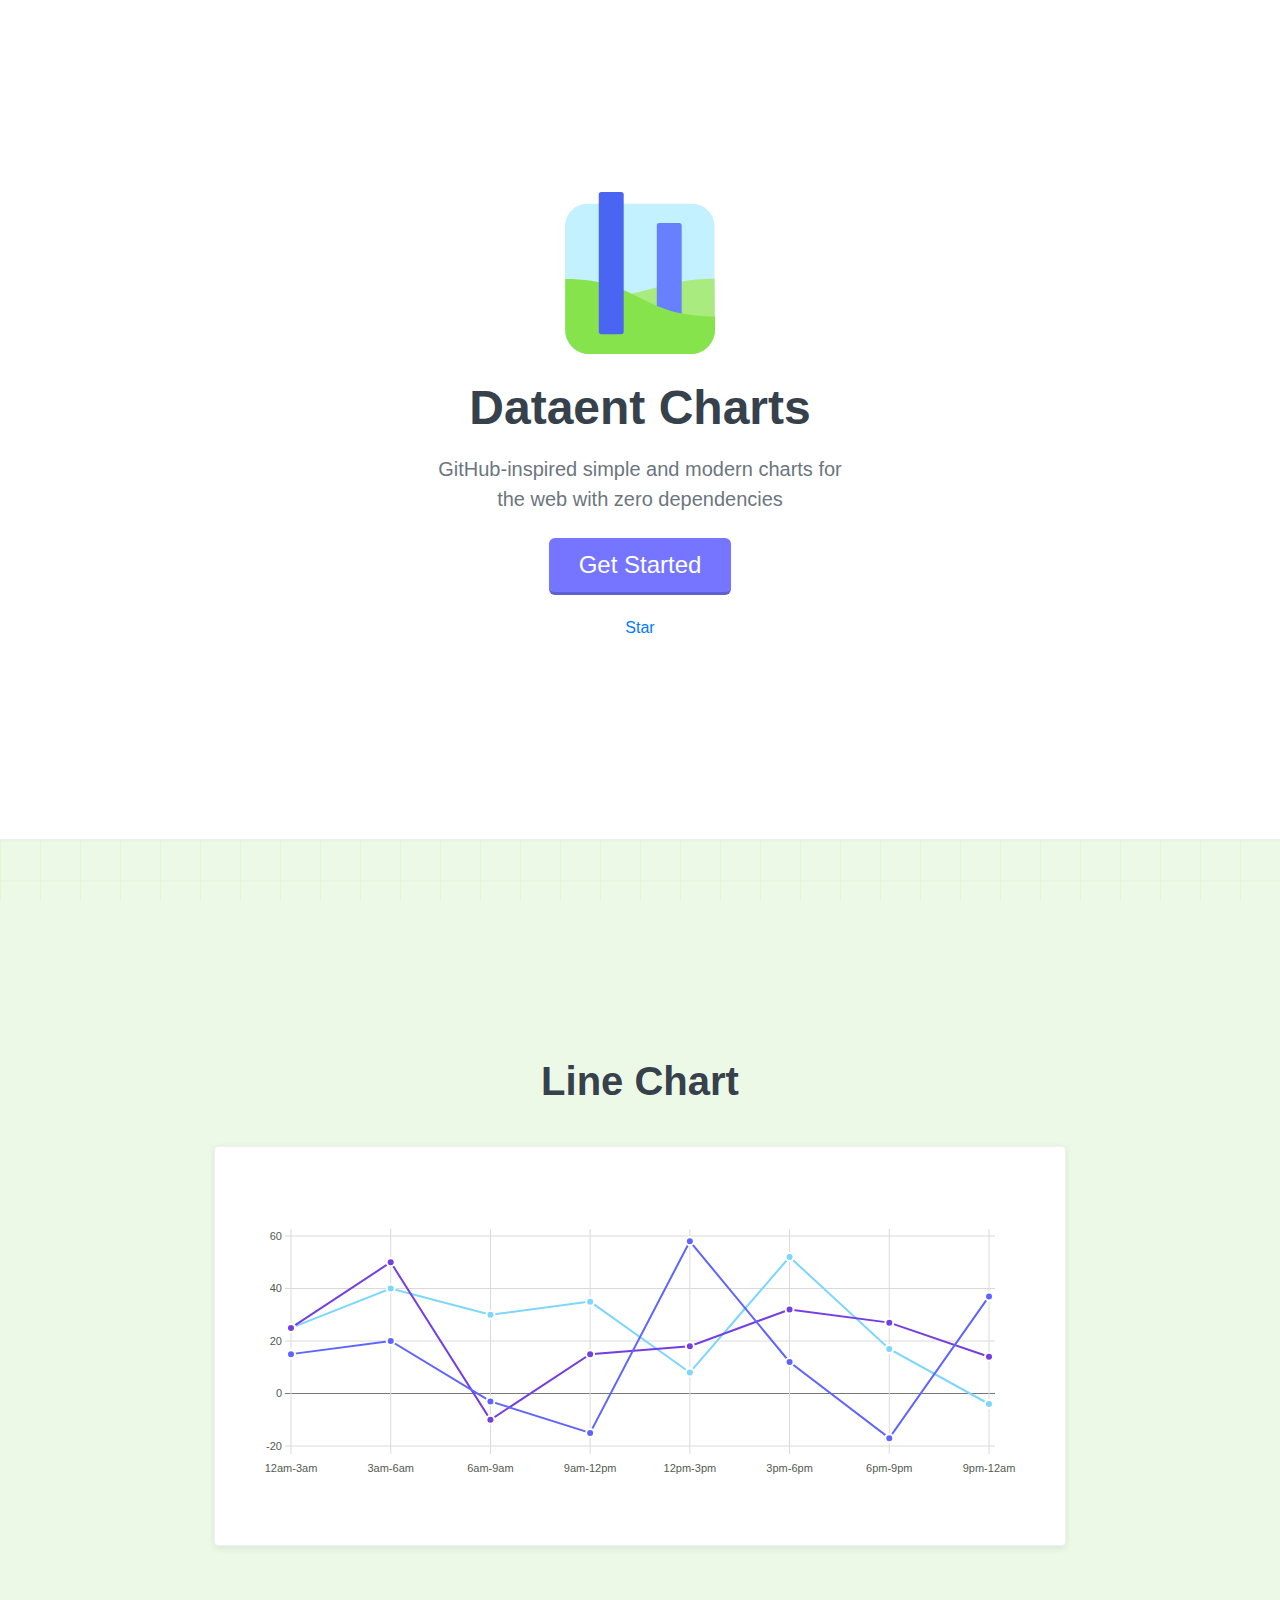
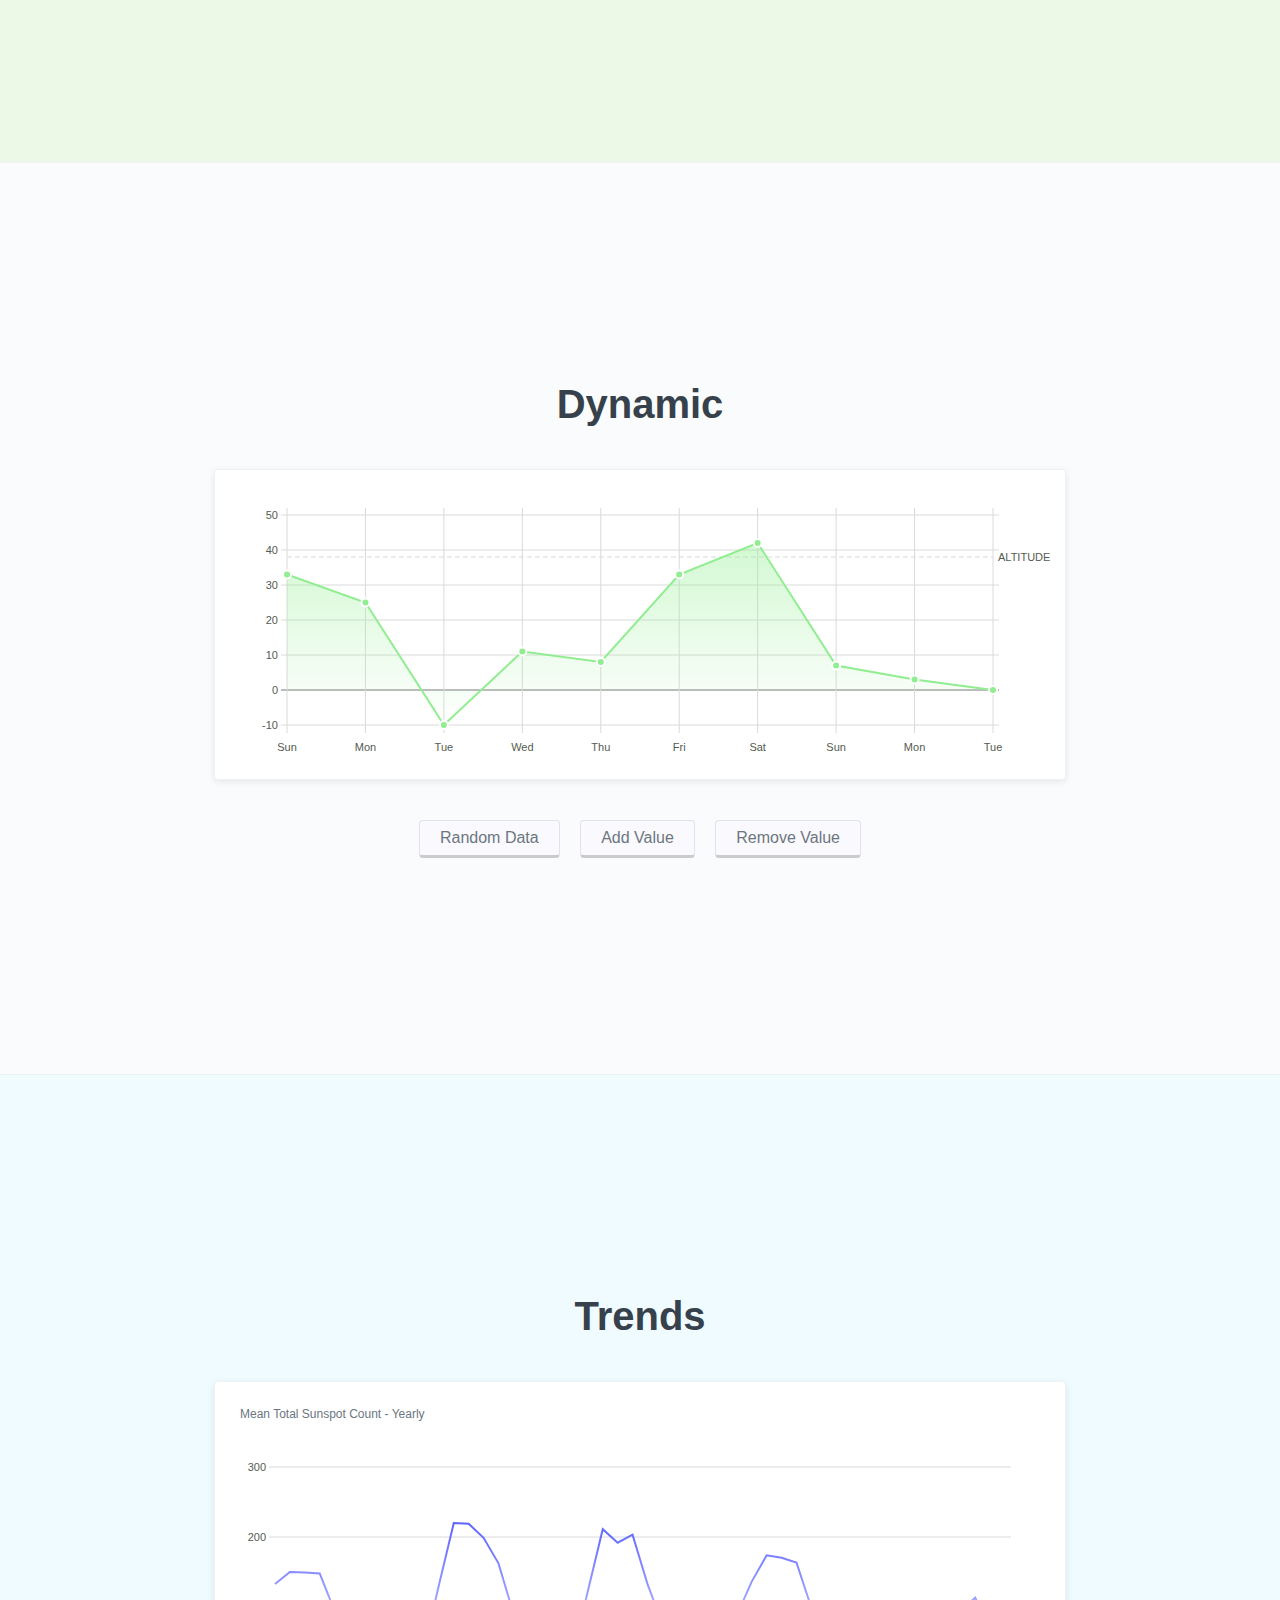
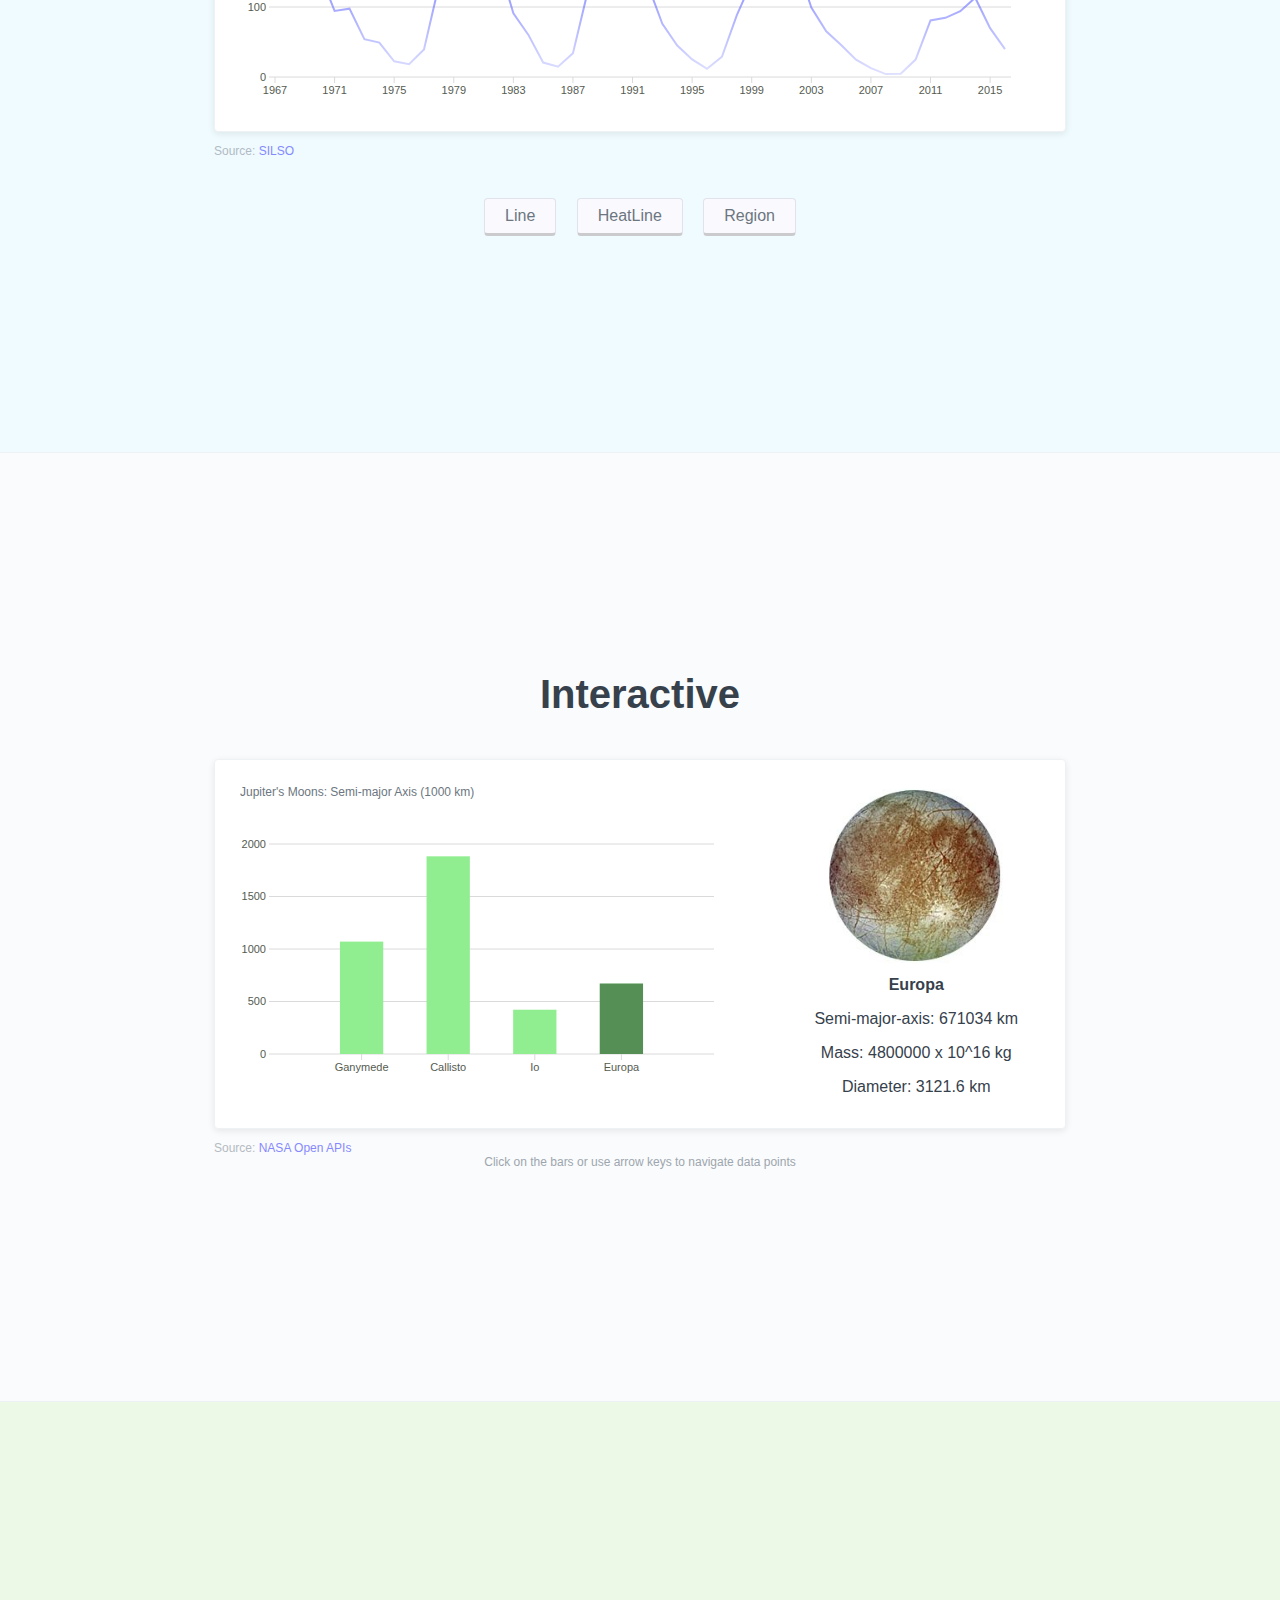
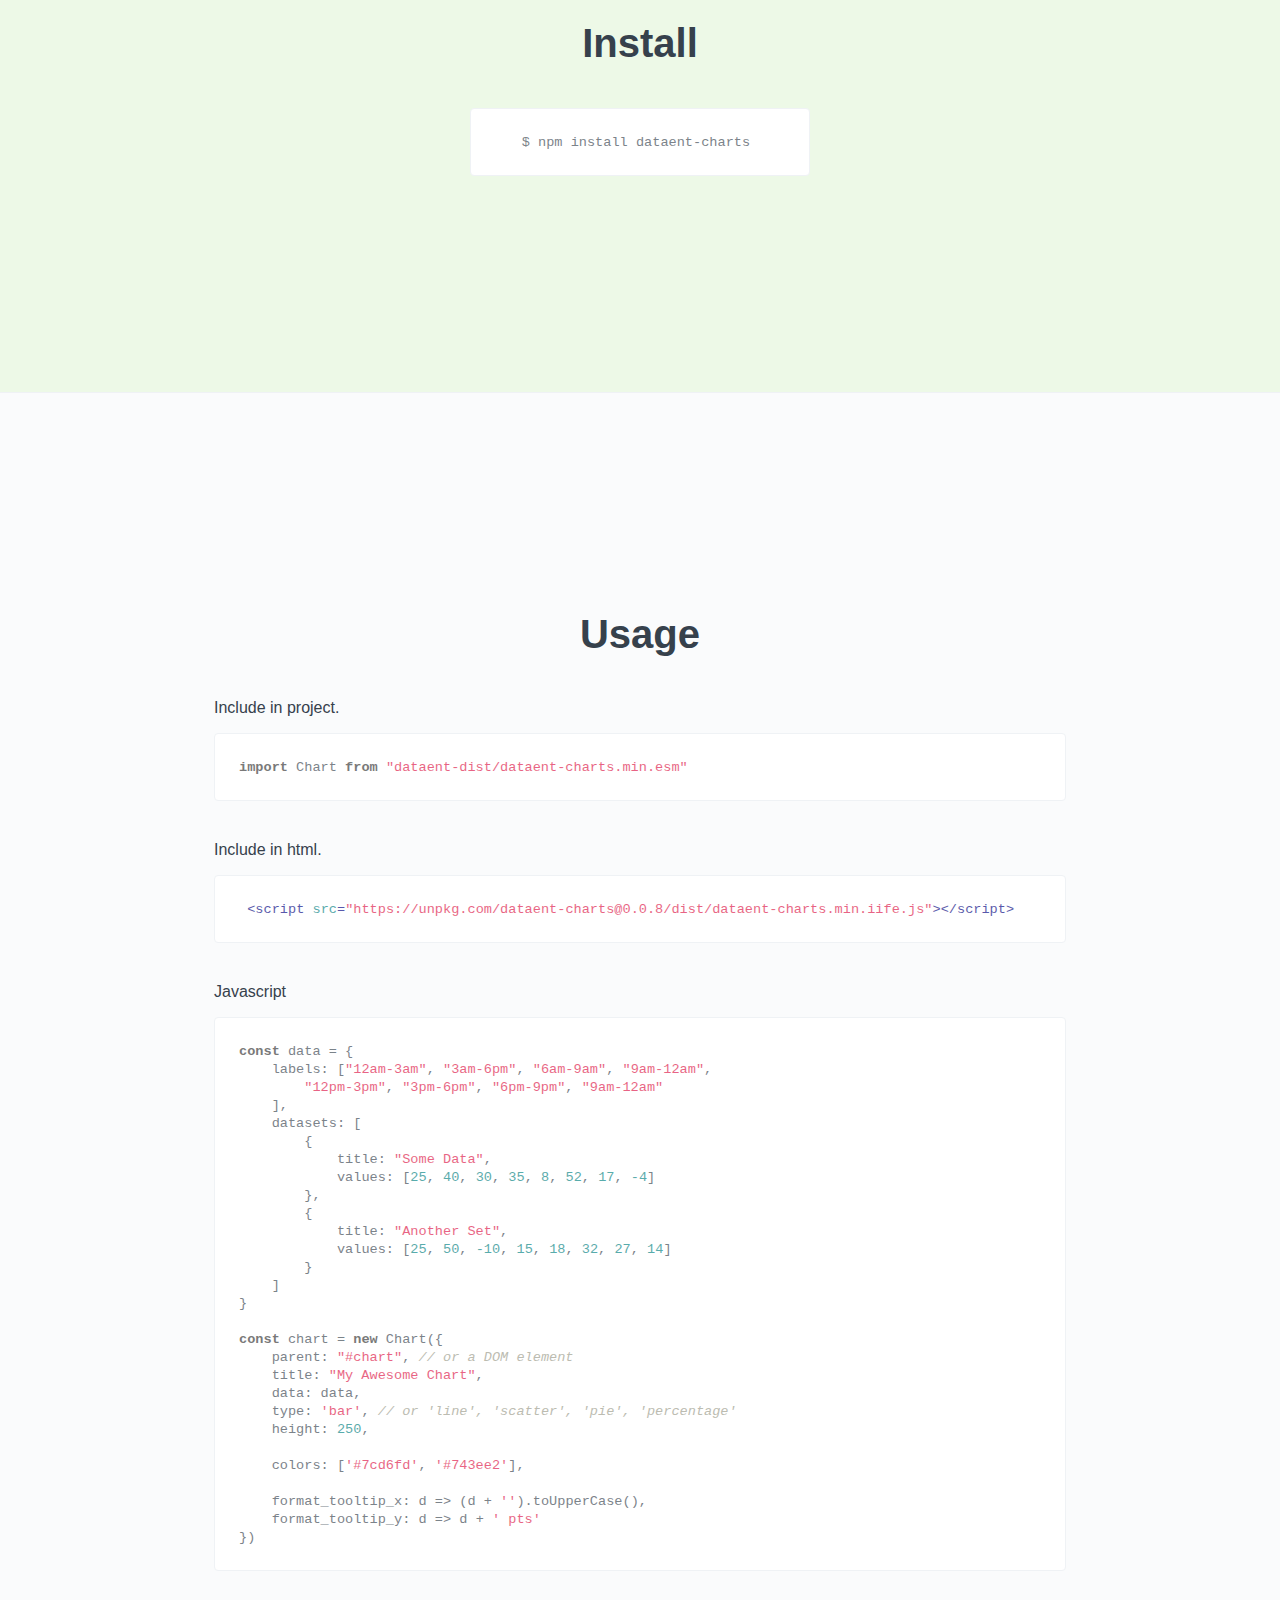
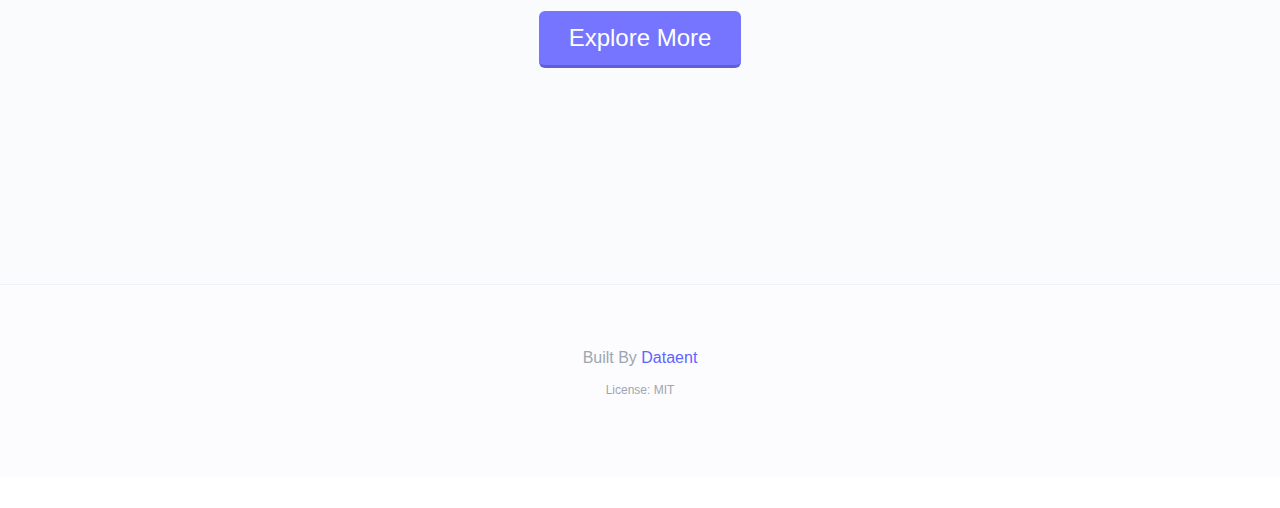
<file: websites/frappe.io/charts.html>
<!DOCTYPE html>
<html lang="en">
<head>
    <meta charset="utf-8">
    <meta http-equiv="X-UA-Compatible" content="IE=edge">
    <meta name="viewport" content="width=device-width, initial-scale=1, maximum-scale=1, user-scalable=no">
    <title>Dataent Charts</title>
    <meta name="description" content="A github inspired zero dependency charts library" />
    <meta name="keywords" content=""/>
    <link rel="stylesheet" href="css/main.css">
    <link rel="canonical" href="" />
    <link rel="shortcut icon" href="img/favicon.ico">
    <link rel="stylesheet" href="css/github.css">
</head>
<body>
    <div class="wrapper fade-in">
        <nav class="navigation">
            
        </nav>
        <section class="feature intro">
                <img class="project-logo" src="img/charts-logo.svg">
                <h1 class="project-title">Dataent Charts</h1>
                <p class="intro-copy">GitHub-inspired simple and modern charts for the web with zero dependencies</p>
                <a href="charts-getstarted.html"><button class="button-primary button">Get Started</button></a>
                <div class="ghstars">
                    <a class="github-button" href="https://github.com/dataent/charts" data-size="large" data-show-count="true" aria-label="Star dataent/charts on GitHub">Star</a>
                </div>
        </section>
        <section class="feature chart-bg-green">
            <div id="transition" class="container">
                <p class="subtitle chart-names fade-chart">Line Chart</p>
                <div class="chart-cycle box">
                    <div class="chart-type fade-chart"></div>
                </div>
            </div>
        </section>
        <section class="feature generic-bg-grey">
            <div class="container">
                <p class="subtitle">Dynamic</p>
                <div id="chart-update" class="box"></div>
                <div class="chart-update-buttons" role="group">
                        <button type="button" class="button button-secondary side-spacing " data-update="random">Random Data</button>
                        <button type="button" class="button button-secondary side-spacing " data-update="add">Add Value</button>
                        <button type="button" class="button button-secondary side-spacing " data-update="remove">Remove Value</button>
                </div>
            </div>
        </section>
        <section class="feature chart-bg-blue">
            <div class="container">
              <p class="subtitle">Trends</p>
              <div id="chart-trends" class="box"></div>
              <p class="source">Source: <a class="links" href="http://www.sidc.be/silso" target="_blank">SILSO</a></p>
              <div class="chart-plot-buttons" role="group">
                <button type="button" class="button button-secondary side-spacing" data-type="line">Line</button>
                <button type="button" class="button button-secondary side-spacing active" data-type="heatline">HeatLine</button>
                <button type="button" class="button button-secondary side-spacing" data-type="region">Region</button>
              </div>
            </div>
        </section>
        <section class="feature generic-bg-grey">
            <div class="container">
                <p class="subtitle">Interactive</p>
                <div class="two-columned box">
                    <div class="left-column">
                        <div id="chart-events"></div>
                    </div>
                    <div class="right-column">
                        <div class="chart-events-data data-container">
                            <div class="image-container">
                                <img class="moon-image" src="img/europa.jpg">
                             </div>
                            <div class="data">
                                <p class="moon-name">Europa</p>
                                <p>Semi-major-axis: <span class="semi-major-axis">671034</span> km</p>
                                <p>Mass: <span class="mass">4800000</span>  x 10^16 kg</p>
                                <p>Diameter: <span class="diameter">3121.6</span> km</p>
                            </div>
                        </div>
                    </div>
                </div>
                <p class="source">Source: <a class="links" href="https://api.nasa.gov/index.html" target="_blank">NASA Open APIs</a></p>
                  <p class="caption">Click on the bars or use arrow keys to navigate data points</p>
            </div>
        </section>
        <section class="feature install chart-bg-green">
            <div class="container">
                <p class="subtitle">Install</p>
                <div class="terminal2">
                <pre><code class="code sh hljs">$ npm install dataent-charts </code></pre>
                </div>
            </div>
        </section>
        <section class="feature generic-bg-grey">
            <div class="container">
                <p class="subtitle">Usage</p>
                <p class="body-copy left-align">Include in project.</p>
                <div class="terminal">
                    <pre><code class="code js hljs">import Chart from "dataent-dist/dataent-charts.min.esm"</code></pre>
                </div>
                <p class="body-copy left-align">Include in html.</p>
                <div class="terminal">
                <pre ><code class="code html hljs"> &lt;script src="https://unpkg.com/dataent-charts@0.0.8/dist/dataent-charts.min.iife.js"&gt;&lt;/script&gt;</code></pre>
                </div>
                <p class="body-copy left-align">Javascript</p>
                <div class="terminal">
                <pre><code class="code js hljs">const data = {
    labels: ["12am-3am", "3am-6pm", "6am-9am", "9am-12am",
        "12pm-3pm", "3pm-6pm", "6pm-9pm", "9am-12am"
    ],
    datasets: [
        {
            title: "Some Data",
            values: [25, 40, 30, 35, 8, 52, 17, -4]
        },
        {
            title: "Another Set",
            values: [25, 50, -10, 15, 18, 32, 27, 14]
        }
    ]
}

const chart = new Chart({
    parent: "#chart", // or a DOM element
    title: "My Awesome Chart",
    data: data,
    type: 'bar', // or 'line', 'scatter', 'pie', 'percentage'
    height: 250,

    colors: ['#7cd6fd', '#743ee2'],

    format_tooltip_x: d => (d + '').toUpperCase(),
    format_tooltip_y: d => d + ' pts'
})</code></pre>
                </div>
                <a href="charts-getstarted.html"><button class="button-primary button spacing">Explore More</button></a>  
        </section>
        <footer class="footer footer-color fade-in">
            <p>Built By <a class="links" href="https://epaas.xyz">Dataent</a></p>
            <p class="caption">License: MIT</p>
        </footer>
    </div>
    <script src="js/dataent-charts.min.js"></script>
    <script src="js/index.js"></script>
    <script async defer src="https://buttons.github.io/buttons.js"></script>
    <script src="js/highlight.pack.js"></script>
    <script>hljs.initHighlightingOnLoad();</script>
</body>   
</html>
</file>
<file: websites/frappe.io/css/github.css>
/*

github.com style (c) Vasily Polovnyov <vast@whiteants.net>

*/

.hljs {
   color: #36414c;
   background: #fff;
}

.hljs-comment,
.hljs-quote {
  color: #998;
  font-style: italic;
}

.hljs-keyword,
.hljs-selector-tag,
.hljs-subst {
  color: #333;
  font-weight: bold;
}

.hljs-number,
.hljs-literal,
.hljs-variable,
.hljs-template-variable,
.hljs-tag .hljs-attr {
  color: #008080;
}

.hljs-string,
.hljs-doctag {
  color: #d14;
}

.hljs-title,
.hljs-section,
.hljs-selector-id {
  color: #900;
  font-weight: bold;
}

.hljs-subst {
  font-weight: normal;
}

.hljs-type,
.hljs-class .hljs-title {
  color: #458;
  font-weight: bold;
}

.hljs-tag,
.hljs-name,
.hljs-attribute {
  color: #000080;
  font-weight: normal;
}

.hljs-regexp,
.hljs-link {
  color: #009926;
}

.hljs-symbol,
.hljs-bullet {
  color: #990073;
}

.hljs-built_in,
.hljs-builtin-name {
  color: #0086b3;
}

.hljs-meta {
  color: #999;
  font-weight: bold;
}

.hljs-deletion {
  background: #fdd;
}

.hljs-addition {
  background: #dfd;
}

.hljs-emphasis {
  font-style: italic;
}

.hljs-strong {
  font-weight: bold;
}
</file>
<file: websites/frappe.io/css/main.css>
/* 
Add css for each page under spearate section.
License: MIT
Copyright: Dataent

*/

@import "reset.css";

/* Home Generic */

.wrapper {
    text-align: center;
}

.feature {
    padding: 12rem 0;
    border-bottom: 1px solid #eff2f5;
}

.fade-in{
    -webkit-animation: fadein 1s ease-in; /* Safari, Chrome and Opera > 12.1 */
    animation: fadein 1s ease-in;
}

.fade-chart{
    -webkit-animation: fadein .75s ease-in, fadeout .75s 2.25s ease-in; /* Safari, Chrome and Opera > 12.1 */
    animation: fadein .75s ease-in, fadeout .75s 2.25s ease-in;
}

/* Key frames for fade in */

@keyframes fadein {
    from { opacity: 0; }
    to   { opacity: 1; }
}
@keyframes fadeout {
    from { opacity: 1; }
    to   { opacity: 0; }
}

/* Firefox < 16 */
@-moz-keyframes fadein {
    from { opacity: 0; }
    to   { opacity: 1; }
}
@-moz-keyframes fadeout {
    from { opacity: 1; }
    to   { opacity: 0; }
}

/* Safari, Chrome and Opera > 12.1 */
@-webkit-keyframes fadein {
    from { opacity: 0; }
    to   { opacity: 1; }
}
@-webkit-keyframes fadeout {
    from { opacity: 1; }
    to   { opacity: 0; }
}

/* Internet Explorer */
@-ms-keyframes fadein {
    from { opacity: 0; }
    to   { opacity: 1; }
}
@-ms-keyframes fadeout {
    from { opacity: 1; }
    to   { opacity: 0; }
}

/* Opera < 12.1 */
@-o-keyframes fadein {
    from { opacity: 0; }
    to   { opacity: 1; }
}
@-o-keyframes fadeout {
    from { opacity: 1; }
    to   { opacity: 0; }
}

.project-logo {
    min-width: 150px;
    margin-bottom: 1.5em;
}

.project-title {
    font-size: 2.5em;
    margin-bottom: .5em;
    line-height: 1.25;
}
.intro-copy {
    font-size: 1.15em;
    color: #6c7680;
    line-height: 1.5;
    max-width: 425px;
    margin: 0 auto 1.25em auto;
}

/* github stars button*/

.ghstars {
    height:28px;
    margin-top: 1.5rem;
}

.links {
    text-decoration: none;
    color: #5E64FF;
}

.box{
    border: 1px solid #eff2f5;
    border-radius: .25rem;
    background-color: #fff;
    box-shadow: 0px 2px 7px #00000015;
}

.footer {
    padding: 5% 0;
    background-color: #fcfcff;
    color: #9da6af;
     */
}

/*buttons*/

.active {
    background-color: #fff;
    color: #000;
    }

.button-primary {
        font-size: 1.5em;
        color: #fff;
        background: #7575ff;
        border: 0px;
        line-height: 1.25em;
}
    
.button {
    padding: .5em 1.25em;
    border-radius:.25em;
    cursor: pointer;
    transition: all 0.3s ease 0s;
    border-bottom: 3px solid #00000030;
}
.button-primary:hover {
  background: #5b5be5;
}

.button-secondary {
    padding: 0.5em 1.25em;
    border-right: 1px solid #e2e2ec;
    border-left: 1px solid #e2e2ec;
    border-top: 1px solid #e2e2ec;
    background-color: #fafafe;
    color: #6c7680;
}

.button-secondary:hover{
   background: rgb(255, 255, 255);
   color: #36414c;
}

/*caption and source attribution*/

.source {
    font-size: .75em;
    text-align: left;
    color: #9da6af;
    margin: 0.75rem 0 0 0;
    opacity: .75;
}

.caption {
    font-size: .75em;
    color: #9da6af;
}

/* section colors, name new colors as product-bg-color*/

.generic-bg-grey {
    background-color: #fafbfc;
}

.left-align {
    text-align: left;
}


.chart-bg-green {
    background-color: hsl(100, 59%, 94%);
    background-size: 2.5em 2.5em;
    /*checkered pattern*/
    background-image: linear-gradient(to right, #e0f6d5 1px, transparent 1px), linear-gradient(to bottom, #e0f6d5 1px, transparent 1px);
    background-attachment: fixed;
}

.chart-bg-blue {
    background-color: hsla(194, 100%, 97%, 1);
    background-size: 2.5em 2.5em;
    /*checkered pattern*/
    background-image: linear-gradient(to right, #e2f7fd 1px, transparent 1px), linear-gradient(to bottom, #e2f7fd 1px, transparent 1px);
    background-attachment: fixed;
}

.container {
    max-width: 900px;
    margin: 0 auto;
    padding: 1.5rem;
}

.subtitle {
    font-size: 2.5em;
    font-weight: bold;
    margin-bottom: 1em;
}



.side-spacing{
    margin: 0 .5rem;
}

.two-columned {
    display: flex;
    justify-content: center;
    flex-wrap: wrap;
}

.left-column {
    width: 100%;
}

.right-column {
    width: 100%;
    padding: 1em;
}

/* charts specific*/

.chart-names {
    text-transform: capitalize;
}

.chart-cycle {
    display: flex;
    height: 400px;
    padding: 1em;
}

.chart-type {
    align-self: center;
    width: 100%;
}

.chart-update-buttons, .chart-plot-buttons {
    margin-top: 2.5rem;
}

.moon-name {
    font-weight: bold;
}


.moon-image {
    max-width: 200px;
}

/* code */

.terminal pre {
    background-color: #fff;
    border: 1px solid #eff2f5 !important;
    border-radius: .25em;
    text-align: left;
    padding: 1.5em !important;
    overflow: auto;
}

.terminal2 pre {
    max-width: 80%;
    margin: 0 auto;
    background-color: #fff;
    border: 1px solid #eff2f5 !important;
    border-radius: .25em;
    padding: 1.5em !important;
    overflow: auto;
}

.terminal {
    margin-bottom: 2.5rem;
}

.code {
    opacity: .65;
    font-size: .85em;
}


/*media queries*/
@media screen and (min-width: 750px){
    
.project-title {
    font-size: 3em;
    margin-bottom: 1rem;
}

.intro-copy {
    font-size: 1.25em;
    margin: 0 auto 1.5rem auto;
}
.subtitle {
    font-size: 2.5em;
    margin-bottom: 2.5rem;
    line-height: 1.25;
}
.two-columned{
    justify-content:space-between;
    flex-wrap: nowrap;
        
}
.terminal2 pre{
    max-width:40%;
}
    
.left-column {
    width: 65%;
}

.right-column {
    width: 35%;
}
}
</file>
